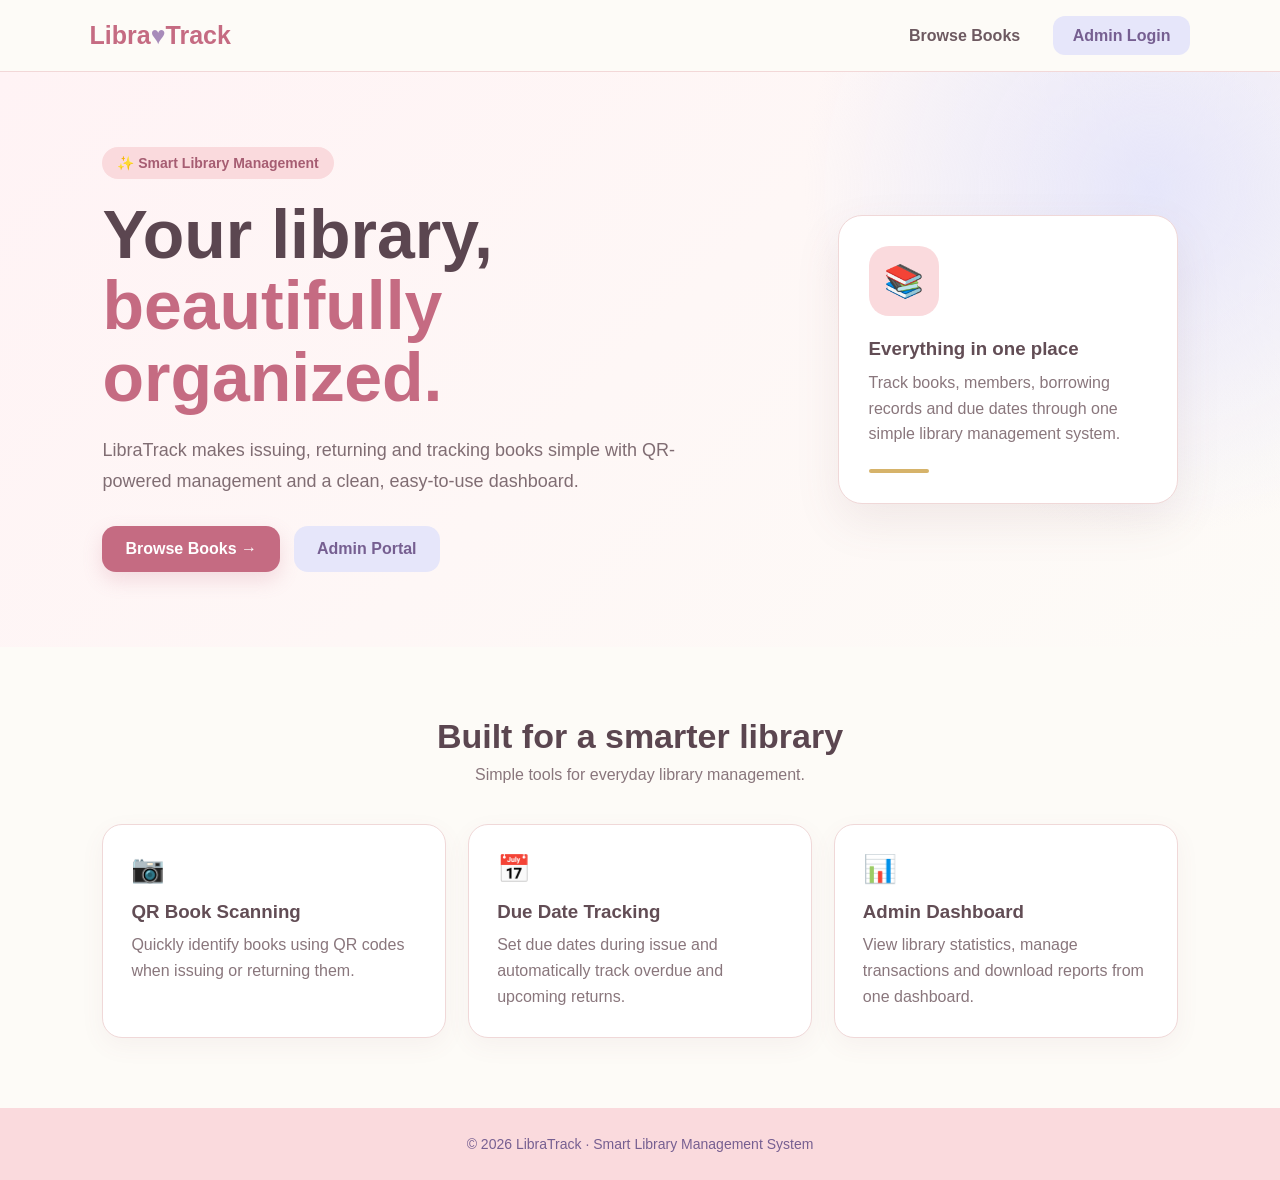
<file: templates/index.html>
<!DOCTYPE html>
<html lang="en">
<head>
    <meta charset="UTF-8">
    <meta name="viewport" content="width=device-width, initial-scale=1.0">
    <title>LibraTrack | Smart Library Management</title>

    <style>
        * {
            margin: 0;
            padding: 0;
            box-sizing: border-box;
        }

        body {
            font-family: "Segoe UI", Arial, sans-serif;
            background: #FDFBF7;
            color: #5F4B4F;
        }

        /* NAVBAR */
        nav {
            height: 72px;
            padding: 0 7%;
            display: flex;
            align-items: center;
            justify-content: space-between;
            background: rgba(253, 251, 247, 0.95);
            border-bottom: 1px solid #F2D8D8;
        }

        .logo {
            font-size: 25px;
            font-weight: 800;
            color: #C56B82;
        }

        .logo span {
            color: #A78BBA;
        }

        nav a {
            text-decoration: none;
            color: #6D5960;
            margin-left: 28px;
            font-weight: 600;
        }

        .admin-btn {
            background: #E6E6FA;
            color: #765F91 !important;
            padding: 11px 20px;
            border-radius: 12px;
        }

        /* HERO */
        .hero {
            min-height: 520px;
            padding: 75px 8%;
            display: flex;
            align-items: center;
            justify-content: space-between;
            gap: 50px;
            background:
                radial-gradient(circle at 90% 20%, #E6E6FA 0, transparent 28%),
                linear-gradient(135deg, #FFF3F5, #FDFBF7);
        }

        .hero-text {
            max-width: 600px;
        }

        .tag {
            display: inline-block;
            background: #FADADD;
            color: #A65D72;
            padding: 8px 15px;
            border-radius: 30px;
            font-size: 14px;
            font-weight: 700;
            margin-bottom: 20px;
        }

        h1 {
            font-size: clamp(42px, 6vw, 68px);
            line-height: 1.05;
            color: #5B4650;
            margin-bottom: 22px;
        }

        h1 span {
            color: #C56B82;
        }

        .hero-text p {
            font-size: 18px;
            line-height: 1.7;
            color: #806D73;
            margin-bottom: 30px;
        }

        .buttons {
            display: flex;
            gap: 14px;
            flex-wrap: wrap;
        }

        .primary-btn,
        .secondary-btn {
            text-decoration: none;
            padding: 14px 23px;
            border-radius: 14px;
            font-weight: 700;
            transition: 0.2s;
        }

        .primary-btn {
            background: #C56B82;
            color: white;
            box-shadow: 0 8px 20px rgba(197, 107, 130, 0.2);
        }

        .secondary-btn {
            background: #E6E6FA;
            color: #765F91;
        }

        .primary-btn:hover,
        .secondary-btn:hover {
            transform: translateY(-2px);
        }

        /* HERO CARD */
        .hero-card {
            width: 340px;
            padding: 30px;
            background: white;
            border-radius: 24px;
            border: 1px solid #F0D8D8;
            box-shadow: 0 18px 45px rgba(130, 85, 95, 0.10);
        }

        .book-icon {
            width: 70px;
            height: 70px;
            border-radius: 20px;
            display: flex;
            align-items: center;
            justify-content: center;
            background: #FADADD;
            font-size: 32px;
            margin-bottom: 22px;
        }

        .hero-card h3 {
            color: #624D55;
            margin-bottom: 10px;
        }

        .hero-card p {
            color: #89767C;
            line-height: 1.6;
        }

        .gold-line {
            width: 60px;
            height: 4px;
            border-radius: 10px;
            background: #D6B36A;
            margin-top: 22px;
        }

        /* FEATURES */
        .section {
            padding: 70px 8%;
        }

        .section-heading {
            text-align: center;
            margin-bottom: 40px;
        }

        .section-heading h2 {
            font-size: 34px;
            color: #5B4650;
            margin-bottom: 10px;
        }

        .section-heading p {
            color: #89767C;
        }

        .features {
            display: grid;
            grid-template-columns: repeat(3, 1fr);
            gap: 22px;
        }

        .feature-card {
            padding: 28px;
            background: white;
            border: 1px solid #F0D8D8;
            border-radius: 20px;
            box-shadow: 0 8px 25px rgba(130, 85, 95, 0.06);
        }

        .feature-icon {
            font-size: 27px;
            margin-bottom: 16px;
        }

        .feature-card h3 {
            margin-bottom: 9px;
            color: #624D55;
        }

        .feature-card p {
            color: #89767C;
            line-height: 1.6;
        }

        /* FOOTER */
        footer {
            text-align: center;
            padding: 28px;
            background: #FADADD;
            color: #765F91;
            font-size: 14px;
        }

        @media (max-width: 800px) {
            .hero {
                flex-direction: column;
                text-align: center;
                padding-top: 55px;
            }

            .buttons {
                justify-content: center;
            }

            .hero-card {
                width: 100%;
                max-width: 380px;
            }

            .features {
                grid-template-columns: 1fr;
            }

            nav {
                padding: 0 5%;
            }

            nav .links a:not(.admin-btn) {
                display: none;
            }
        }
    </style>
</head>

<body>

<nav>
    <div class="logo">Libra<span>♥</span>Track</div>

    <div class="links">
        <a href="/books">Browse Books</a>
        <a href="/login" class="admin-btn">Admin Login</a>
    </div>
</nav>

<section class="hero">

    <div class="hero-text">
        <div class="tag">✨ Smart Library Management</div>

        <h1>
            Your library,<br>
            <span>beautifully organized.</span>
        </h1>

        <p>
            LibraTrack makes issuing, returning and tracking books
            simple with QR-powered management and a clean,
            easy-to-use dashboard.
        </p>

        <div class="buttons">
            <a href="/books" class="primary-btn">Browse Books →</a>
            <a href="/login" class="secondary-btn">Admin Portal</a>
        </div>
    </div>

    <div class="hero-card">
        <div class="book-icon">📚</div>

        <h3>Everything in one place</h3>

        <p>
            Track books, members, borrowing records and due dates
            through one simple library management system.
        </p>

        <div class="gold-line"></div>
    </div>

</section>

<section class="section">

    <div class="section-heading">
        <h2>Built for a smarter library</h2>
        <p>Simple tools for everyday library management.</p>
    </div>

    <div class="features">

        <div class="feature-card">
            <div class="feature-icon">📷</div>
            <h3>QR Book Scanning</h3>
            <p>
                Quickly identify books using QR codes when issuing
                or returning them.
            </p>
        </div>

        <div class="feature-card">
            <div class="feature-icon">📅</div>
            <h3>Due Date Tracking</h3>
            <p>
                Set due dates during issue and automatically track
                overdue and upcoming returns.
            </p>
        </div>

        <div class="feature-card">
            <div class="feature-icon">📊</div>
            <h3>Admin Dashboard</h3>
            <p>
                View library statistics, manage transactions and
                download reports from one dashboard.
            </p>
        </div>

    </div>

</section>

<footer>
    © 2026 LibraTrack · Smart Library Management System
</footer>

</body>
</html>
</file>
